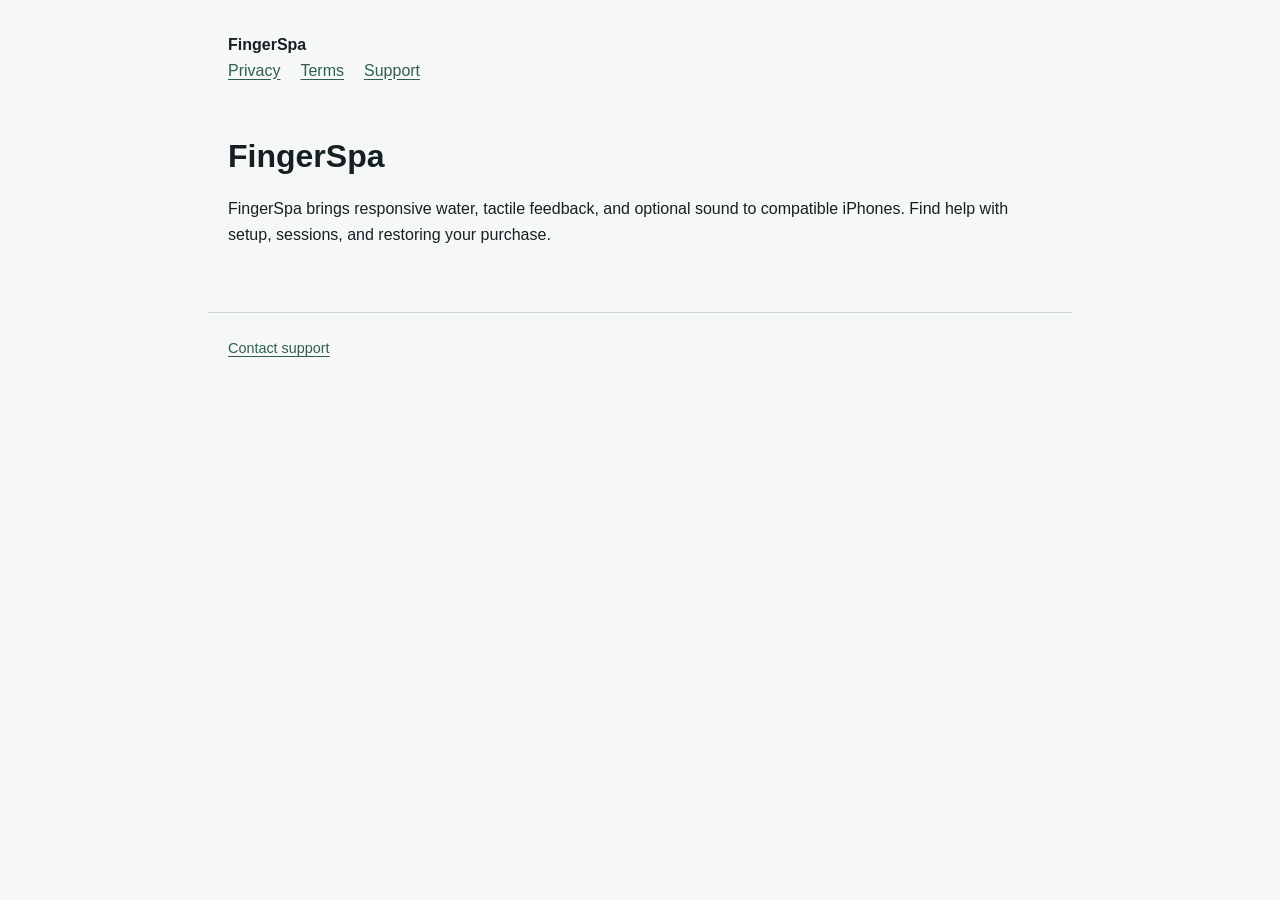
<file: index.html>
<!doctype html>
<html lang="en">
<head>
  <meta charset="utf-8">
  <meta name="viewport" content="width=device-width, initial-scale=1">
  <meta name="robots" content="noindex, nofollow">
  <title>FingerSpa Legal and Support</title>
  <link rel="stylesheet" href="assets/site.css">
</head>
<body>
  <header>
    <strong>FingerSpa</strong>
    <nav aria-label="Legal and support">
      <a href="privacy.html">Privacy</a>
      <a href="terms.html">Terms</a>
      <a href="support.html">Support</a>
    </nav>
  </header>
  <main>
    <h1>FingerSpa</h1>
    <p>FingerSpa brings responsive water, tactile feedback, and optional sound to compatible iPhones. Find help with setup, sessions, and restoring your purchase.</p>
  </main>
  <footer><a href="support.html">Contact support</a></footer>
</body>
</html>
</file>
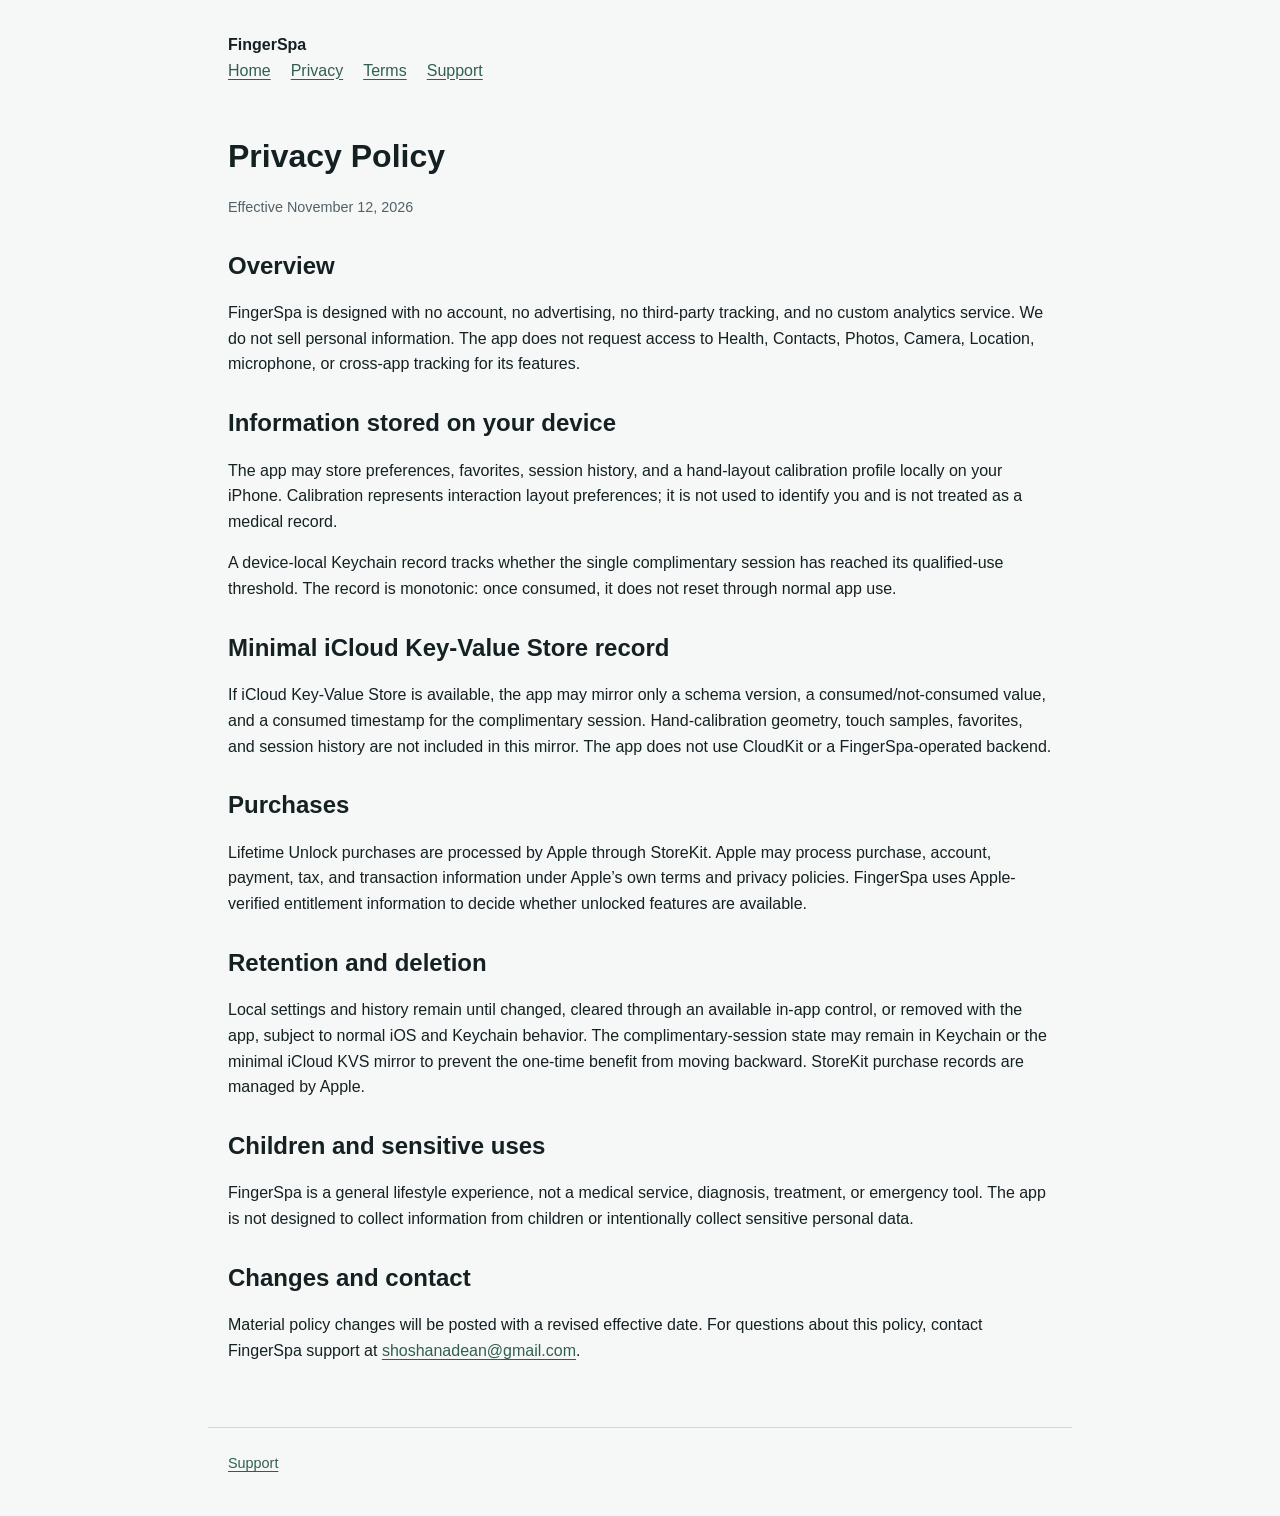
<file: privacy.html>
<!doctype html>
<html lang="en">
<head>
  <meta charset="utf-8">
  <meta name="viewport" content="width=device-width, initial-scale=1">
  <meta name="robots" content="noindex, nofollow">
  <title>Privacy Policy — FingerSpa</title>
  <link rel="stylesheet" href="assets/site.css">
</head>
<body>
  <header>
    <strong>FingerSpa</strong>
    <nav aria-label="Legal and support">
      <a href="index.html">Home</a>
      <a aria-current="page" href="privacy.html">Privacy</a>
      <a href="terms.html">Terms</a>
      <a href="support.html">Support</a>
    </nav>
  </header>
  <main>
    <h1>Privacy Policy</h1>
    <p class="meta">Effective November 12, 2026</p>

    <h2>Overview</h2>
    <p>FingerSpa is designed with no account, no advertising, no third-party tracking, and no custom analytics service. We do not sell personal information. The app does not request access to Health, Contacts, Photos, Camera, Location, microphone, or cross-app tracking for its features.</p>

    <h2>Information stored on your device</h2>
    <p>The app may store preferences, favorites, session history, and a hand-layout calibration profile locally on your iPhone. Calibration represents interaction layout preferences; it is not used to identify you and is not treated as a medical record.</p>
    <p>A device-local Keychain record tracks whether the single complimentary session has reached its qualified-use threshold. The record is monotonic: once consumed, it does not reset through normal app use.</p>

    <h2>Minimal iCloud Key-Value Store record</h2>
    <p>If iCloud Key-Value Store is available, the app may mirror only a schema version, a consumed/not-consumed value, and a consumed timestamp for the complimentary session. Hand-calibration geometry, touch samples, favorites, and session history are not included in this mirror. The app does not use CloudKit or a FingerSpa-operated backend.</p>

    <h2>Purchases</h2>
    <p>Lifetime Unlock purchases are processed by Apple through StoreKit. Apple may process purchase, account, payment, tax, and transaction information under Apple’s own terms and privacy policies. FingerSpa uses Apple-verified entitlement information to decide whether unlocked features are available.</p>

    <h2>Retention and deletion</h2>
    <p>Local settings and history remain until changed, cleared through an available in-app control, or removed with the app, subject to normal iOS and Keychain behavior. The complimentary-session state may remain in Keychain or the minimal iCloud KVS mirror to prevent the one-time benefit from moving backward. StoreKit purchase records are managed by Apple.</p>

    <h2>Children and sensitive uses</h2>
    <p>FingerSpa is a general lifestyle experience, not a medical service, diagnosis, treatment, or emergency tool. The app is not designed to collect information from children or intentionally collect sensitive personal data.</p>

    <h2>Changes and contact</h2>
    <p>Material policy changes will be posted with a revised effective date. For questions about this policy, contact FingerSpa support at <a href="mailto:shoshanadean@gmail.com">shoshanadean@gmail.com</a>.</p>
  </main>
  <footer><a href="support.html">Support</a></footer>
</body>
</html>
</file>
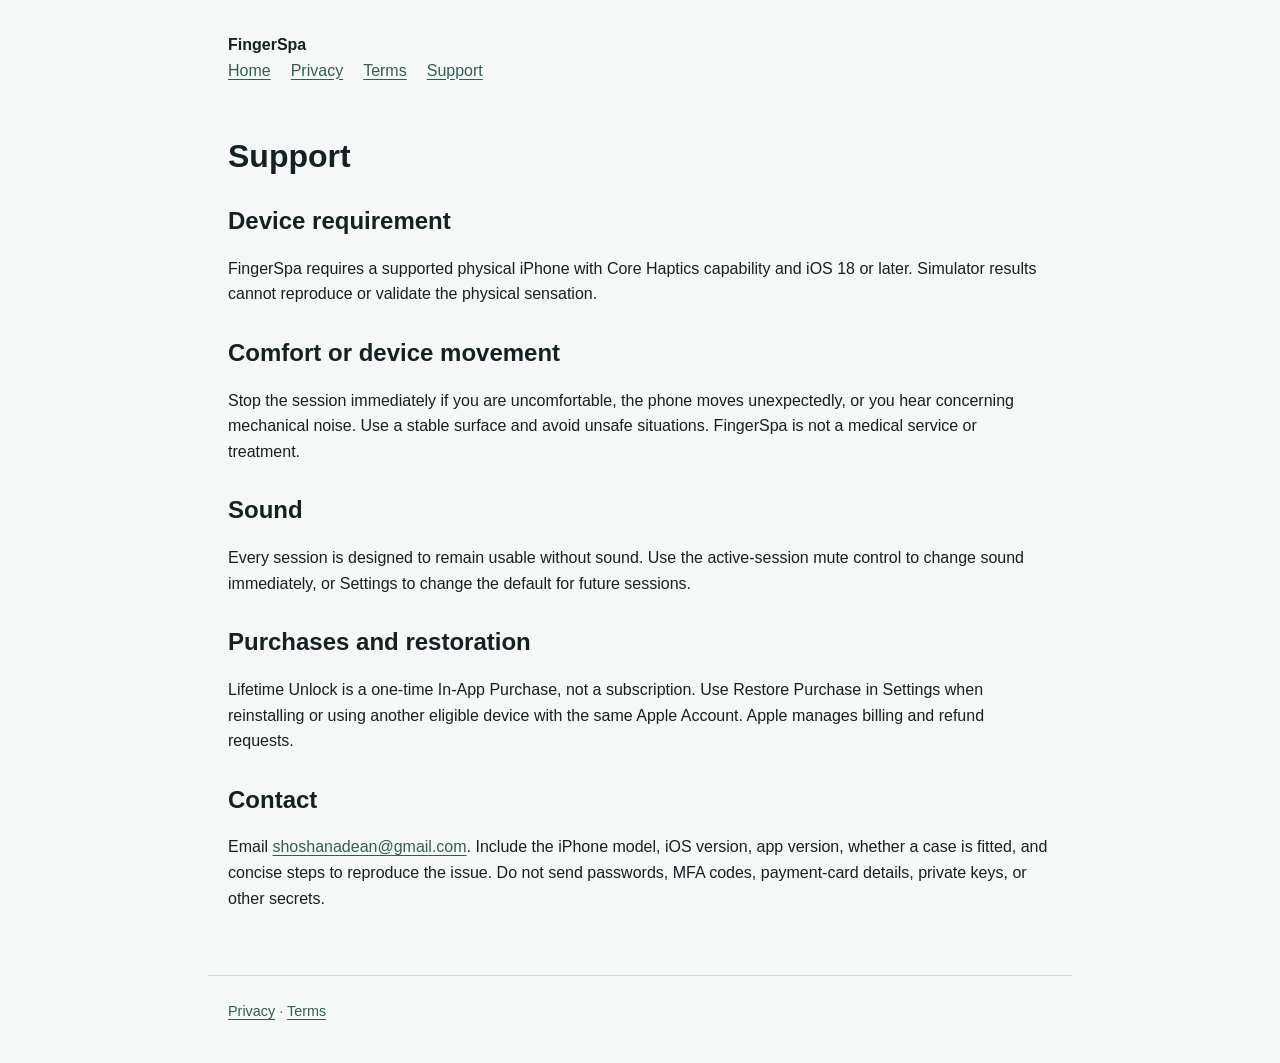
<file: support.html>
<!doctype html>
<html lang="en">
<head>
  <meta charset="utf-8">
  <meta name="viewport" content="width=device-width, initial-scale=1">
  <meta name="robots" content="noindex, nofollow">
  <title>Support — FingerSpa</title>
  <link rel="stylesheet" href="assets/site.css">
</head>
<body>
  <header>
    <strong>FingerSpa</strong>
    <nav aria-label="Legal and support">
      <a href="index.html">Home</a>
      <a href="privacy.html">Privacy</a>
      <a href="terms.html">Terms</a>
      <a aria-current="page" href="support.html">Support</a>
    </nav>
  </header>
  <main>
    <h1>Support</h1>

    <h2>Device requirement</h2>
    <p>FingerSpa requires a supported physical iPhone with Core Haptics capability and iOS 18 or later. Simulator results cannot reproduce or validate the physical sensation.</p>

    <h2>Comfort or device movement</h2>
    <p>Stop the session immediately if you are uncomfortable, the phone moves unexpectedly, or you hear concerning mechanical noise. Use a stable surface and avoid unsafe situations. FingerSpa is not a medical service or treatment.</p>

    <h2>Sound</h2>
    <p>Every session is designed to remain usable without sound. Use the active-session mute control to change sound immediately, or Settings to change the default for future sessions.</p>

    <h2>Purchases and restoration</h2>
    <p>Lifetime Unlock is a one-time In-App Purchase, not a subscription. Use Restore Purchase in Settings when reinstalling or using another eligible device with the same Apple Account. Apple manages billing and refund requests.</p>

    <h2>Contact</h2>
    <p>Email <a href="mailto:shoshanadean@gmail.com">shoshanadean@gmail.com</a>. Include the iPhone model, iOS version, app version, whether a case is fitted, and concise steps to reproduce the issue. Do not send passwords, MFA codes, payment-card details, private keys, or other secrets.</p>
  </main>
  <footer><a href="privacy.html">Privacy</a> · <a href="terms.html">Terms</a></footer>
</body>
</html>
</file>
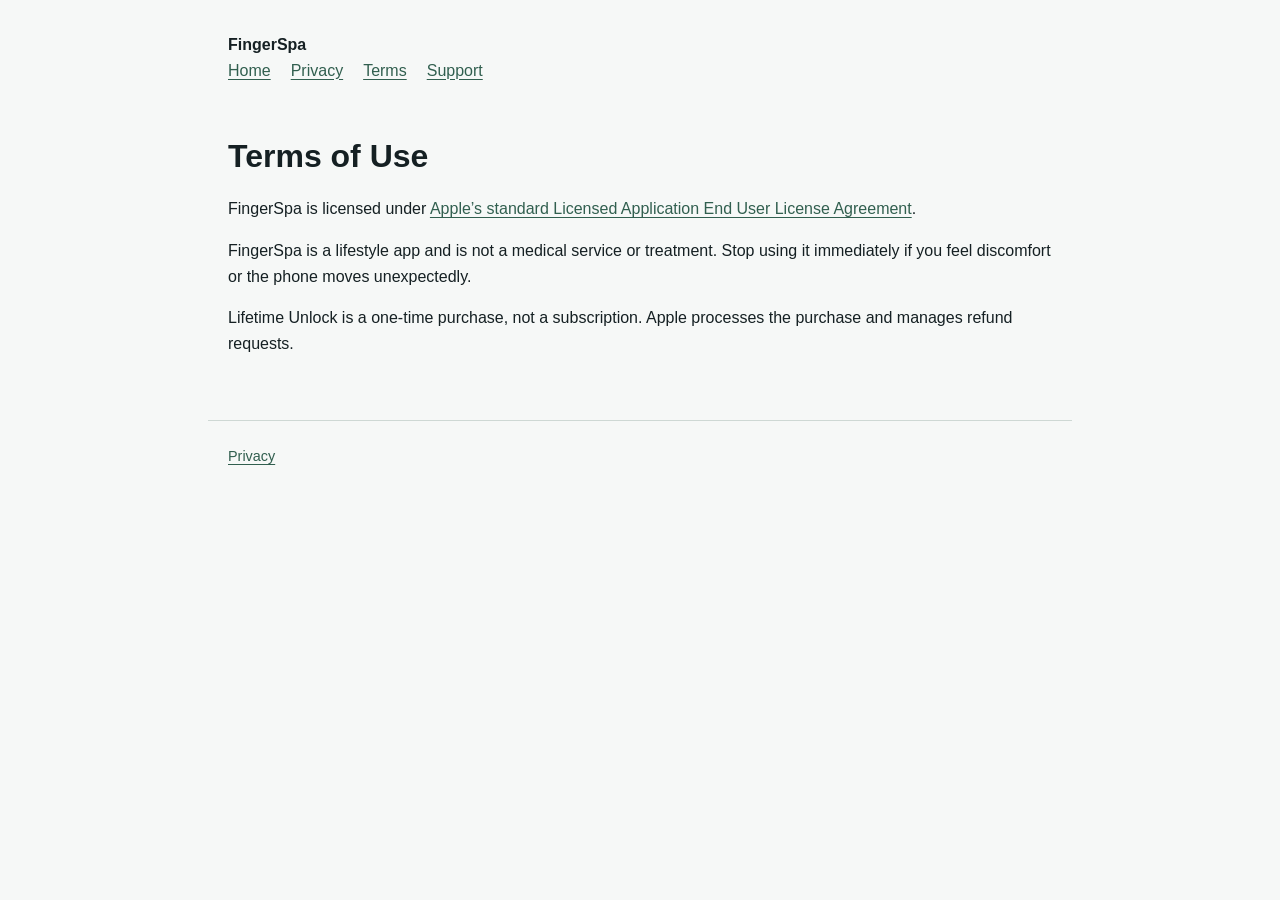
<file: terms.html>
<!doctype html>
<html lang="en">
<head>
  <meta charset="utf-8">
  <meta name="viewport" content="width=device-width, initial-scale=1">
  <meta name="robots" content="noindex, nofollow">
  <title>Terms of Use — FingerSpa</title>
  <link rel="stylesheet" href="assets/site.css">
</head>
<body>
  <header>
    <strong>FingerSpa</strong>
    <nav aria-label="Legal and support">
      <a href="index.html">Home</a>
      <a href="privacy.html">Privacy</a>
      <a aria-current="page" href="terms.html">Terms</a>
      <a href="support.html">Support</a>
    </nav>
  </header>
  <main>
    <h1>Terms of Use</h1>
    <p>FingerSpa is licensed under <a href="https://www.apple.com/legal/internet-services/itunes/dev/stdeula/">Apple’s standard Licensed Application End User License Agreement</a>.</p>
    <p>FingerSpa is a lifestyle app and is not a medical service or treatment. Stop using it immediately if you feel discomfort or the phone moves unexpectedly.</p>
    <p>Lifetime Unlock is a one-time purchase, not a subscription. Apple processes the purchase and manages refund requests.</p>
  </main>
  <footer><a href="privacy.html">Privacy</a></footer>
</body>
</html>
</file>
<file: assets/site.css>
:root {
  color-scheme: light dark;
  --background: #0d1214;
  --surface: #172024;
  --text: #f3f6f5;
  --muted: #b7c3c0;
  --accent: #b2cda8;
  --warning: #f2c879;
  --border: #344349;
  font-family: -apple-system, BlinkMacSystemFont, "Segoe UI", sans-serif;
  line-height: 1.6;
}

* {
  box-sizing: border-box;
}

body {
  background: var(--background);
  color: var(--text);
  margin: 0;
}

header,
main,
footer {
  margin-inline: auto;
  max-width: 54rem;
  padding-inline: 1.25rem;
}

header {
  padding-block: 2rem 1rem;
}

nav {
  display: flex;
  flex-wrap: wrap;
  gap: 0.75rem 1.25rem;
}

a {
  color: var(--accent);
  text-underline-offset: 0.2em;
}

main {
  padding-block: 1rem 3rem;
}

h1,
h2 {
  line-height: 1.2;
}

h2 {
  margin-top: 2rem;
}

.notice {
  background: var(--surface);
  border: 1px solid var(--border);
  border-left: 0.3rem solid var(--warning);
  border-radius: 0.5rem;
  color: var(--muted);
  padding: 1rem;
}

.meta,
footer {
  color: var(--muted);
  font-size: 0.9rem;
}

footer {
  border-top: 1px solid var(--border);
  padding-block: 1.5rem 2.5rem;
}

@media (prefers-color-scheme: light) {
  :root {
    --background: #f6f8f7;
    --surface: #ffffff;
    --text: #152023;
    --muted: #536267;
    --accent: #315f4f;
    --warning: #9c6410;
    --border: #ced8d4;
  }
}
</file>
